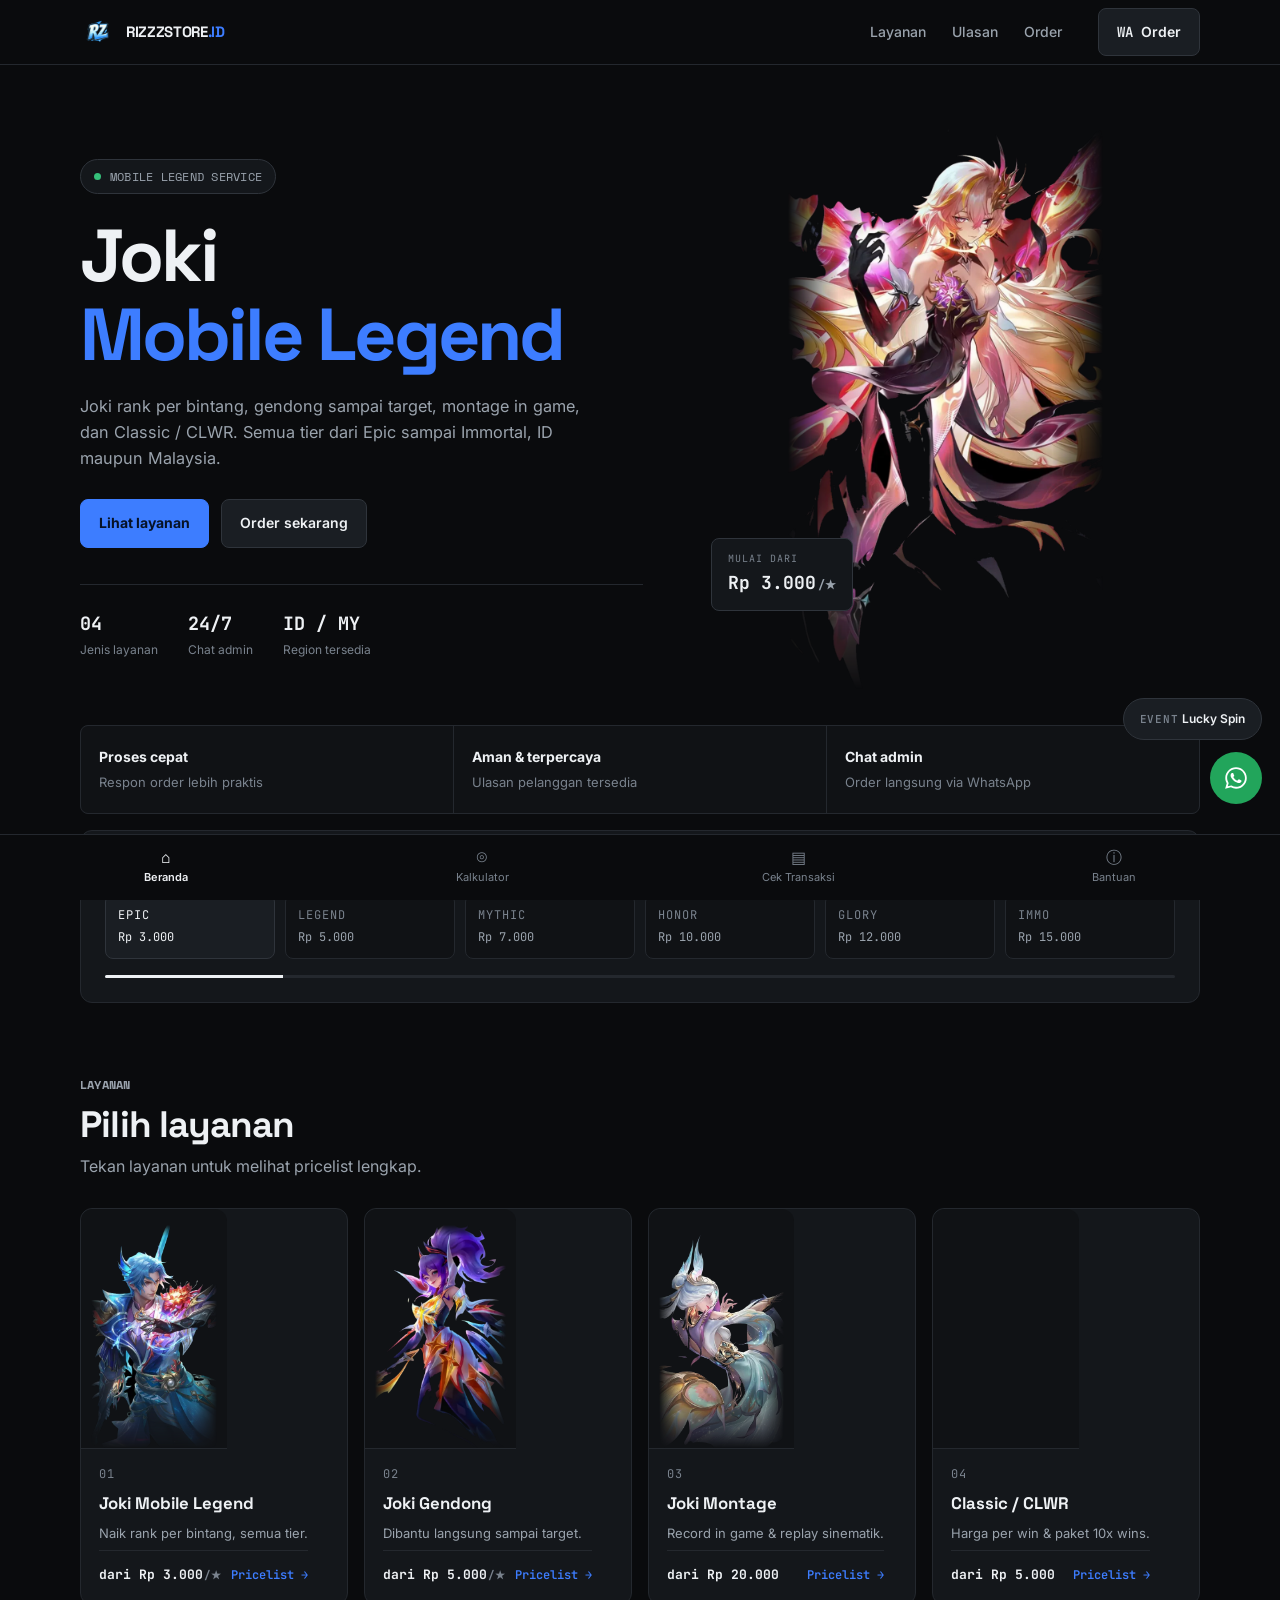
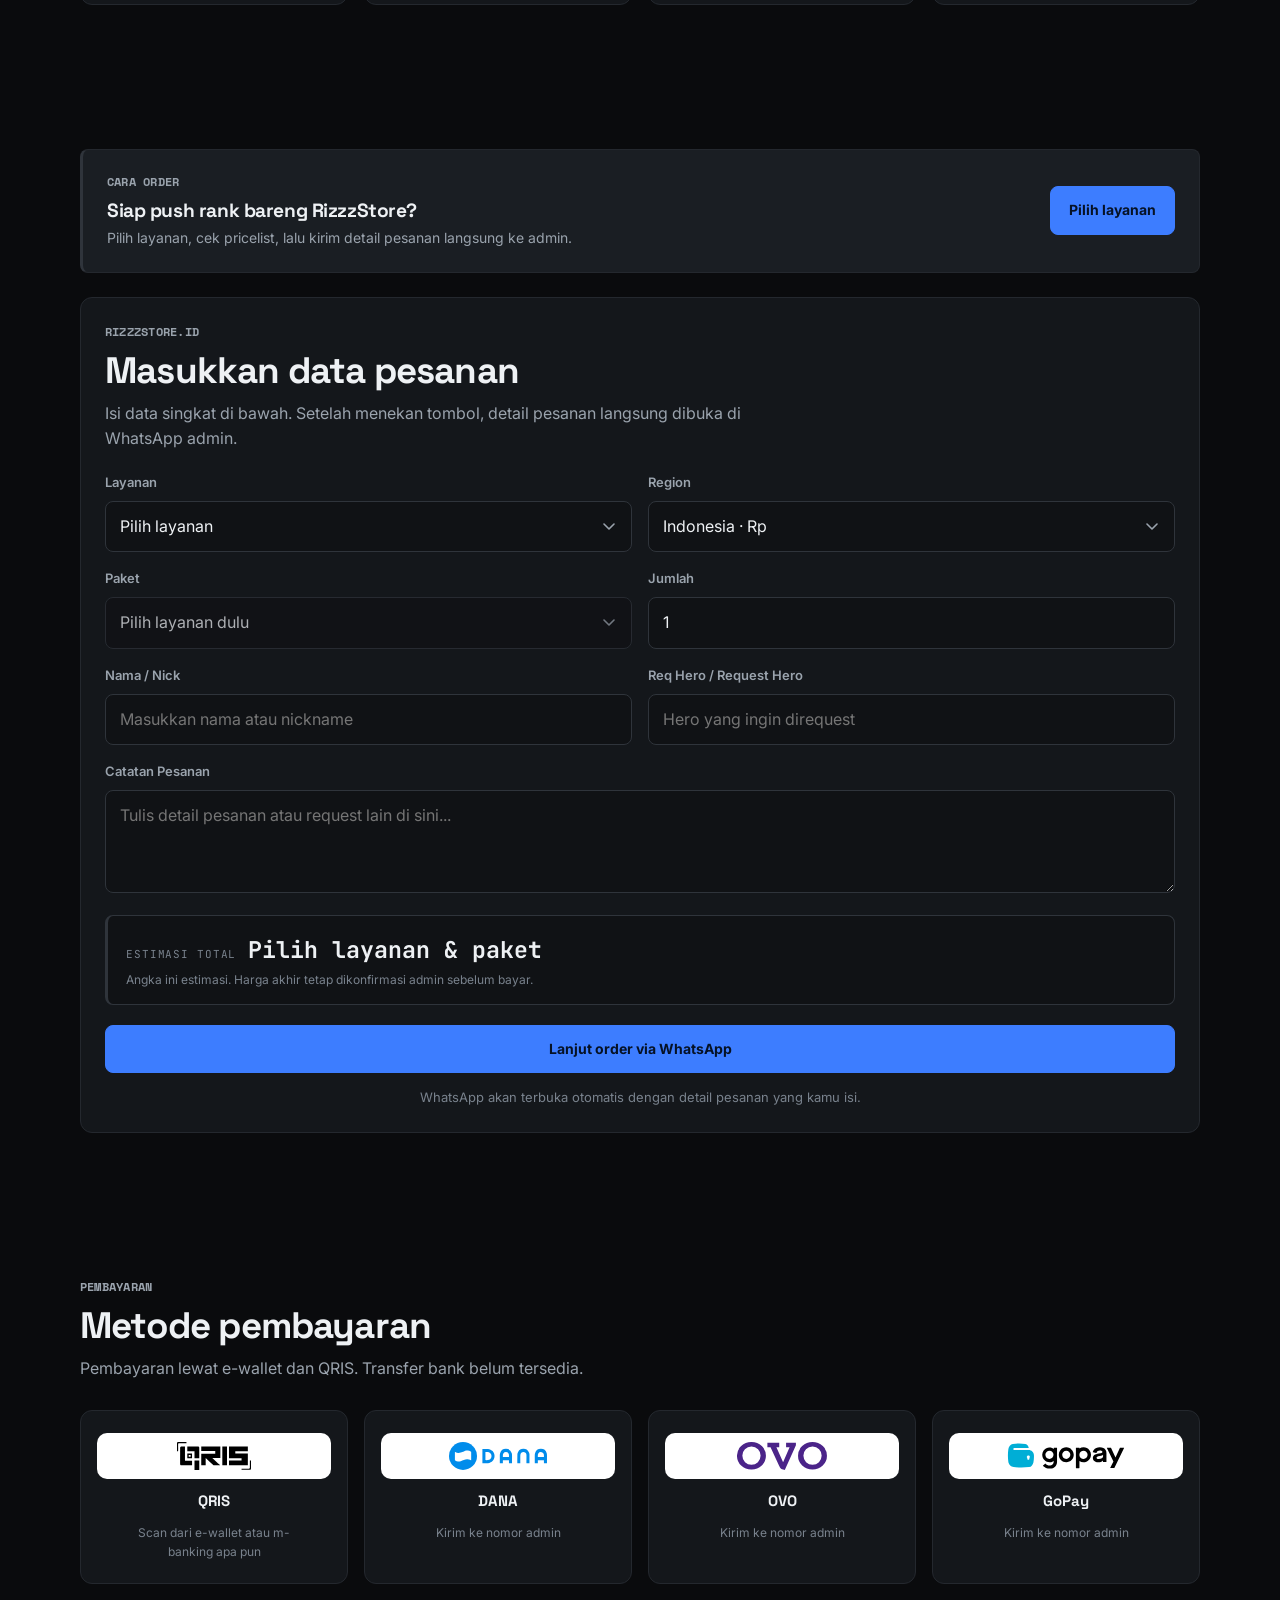
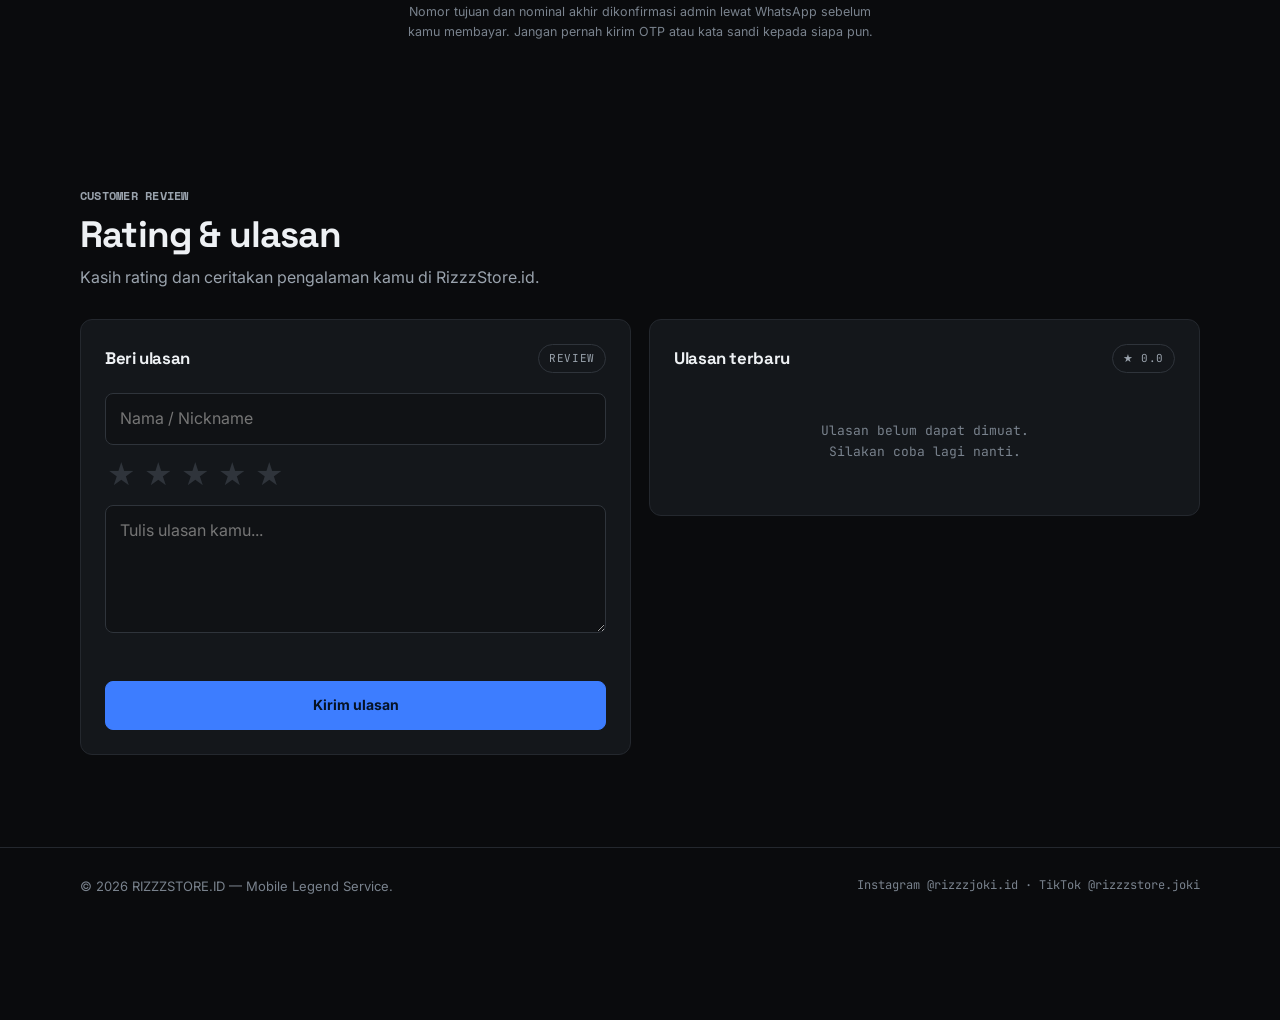
<file: index.html>
<!DOCTYPE html>
<html lang="id">
<head>
  <meta name="google-site-verification" content="lvoQYALhOpjOIZa-w75HOc1kX_zj_mA2HQLWOWLG6Mo" />
  <meta charset="UTF-8" />
  <meta name="viewport" content="width=device-width, initial-scale=1.0" />
  <meta name="theme-color" content="#0A0B0D" />
  <meta name="description" content="RizzzStore.id — joki Mobile Legends dari Epic sampai Immortal: joki rank, gendong, montage, dan Classic / CLWR. Order langsung via WhatsApp." />
  <title>RizzzStore.id — Joki Mobile Legend</title>
  <link rel="canonical" href="https://rizzzstore.my.id/" />
  <link rel="icon" type="image/png" sizes="32x32" href="assets/favicon-32.png" />
  <link rel="apple-touch-icon" sizes="180x180" href="assets/apple-touch-icon.png" />
  <link rel="preload" as="image" href="assets/chars/char1.webp" fetchpriority="high" />

  <meta property="og:type" content="website" />
  <meta property="og:site_name" content="RizzzStore.id" />
  <meta property="og:locale" content="id_ID" />
  <meta property="og:url" content="https://rizzzstore.my.id/" />
  <meta property="og:title" content="RizzzStore.id — Joki Mobile Legend, Epic sampai Immortal" />
  <meta property="og:description" content="Joki rank per bintang, joki gendong, montage, dan Classic / CLWR. Harga jelas, order langsung via WhatsApp." />
  <meta property="og:image" content="https://rizzzstore.my.id/assets/og.png" />
  <meta property="og:image:width" content="1200" />
  <meta property="og:image:height" content="630" />
  <meta property="og:image:alt" content="RizzzStore.id — joki Mobile Legends dari Epic sampai Immortal" />

  <meta name="twitter:card" content="summary_large_image" />
  <meta name="twitter:title" content="RizzzStore.id — Joki Mobile Legend" />
  <meta name="twitter:description" content="Epic sampai Immortal. Joki rank, gendong, montage, Classic. Order via WhatsApp." />
  <meta name="twitter:image" content="https://rizzzstore.my.id/assets/og.png" />

  <link rel="preconnect" href="https://fonts.googleapis.com" />
  <link rel="preconnect" href="https://fonts.gstatic.com" crossorigin />
  <link href="https://fonts.googleapis.com/css2?family=Inter:wght@400;500;600;700&family=JetBrains+Mono:wght@400;500;700&family=Space+Grotesk:wght@500;600;700&family=Space+Mono:wght@400;700&display=swap" rel="stylesheet" />
  <link rel="stylesheet" href="styles.css" />

  <script type="application/ld+json">
  {
    "@context": "https://schema.org",
    "@graph": [
      {
        "@type": "Organization",
        "@id": "https://rizzzstore.my.id/#org",
        "name": "RizzzStore.id",
        "url": "https://rizzzstore.my.id/",
        "logo": "https://rizzzstore.my.id/assets/logo.png",
        "description": "Layanan joki Mobile Legends: joki rank, joki gendong, montage, dan Classic / CLWR.",
        "sameAs": [
          "https://www.instagram.com/rizzzjoki.id/",
          "https://www.tiktok.com/@rizzzstore.joki"
        ]
      },
      {
        "@type": "WebSite",
        "@id": "https://rizzzstore.my.id/#website",
        "url": "https://rizzzstore.my.id/",
        "name": "RizzzStore.id",
        "publisher": { "@id": "https://rizzzstore.my.id/#org" },
        "inLanguage": "id-ID"
      },
      {
        "@type": "Service",
        "name": "Joki Mobile Legends",
        "serviceType": "Joki rank, gendong, montage, Classic / CLWR",
        "provider": { "@id": "https://rizzzstore.my.id/#org" },
        "areaServed": [
          { "@type": "Country", "name": "Indonesia" },
          { "@type": "Country", "name": "Malaysia" }
        ],
        "offers": {
          "@type": "AggregateOffer",
          "priceCurrency": "IDR",
          "lowPrice": "3000",
          "highPrice": "50000",
          "offerCount": "23"
        }
      },
      {
        "@type": "FAQPage",
        "mainEntity": [
          {
            "@type": "Question",
            "name": "Bagaimana cara memesan layanan?",
            "acceptedAnswer": { "@type": "Answer", "text": "Pilih layanan di halaman Beranda, baca pricelist, lalu isi formulir pesanan. Periksa kembali detailnya sebelum lanjut ke WhatsApp." }
          },
          {
            "@type": "Question",
            "name": "Bagaimana cara memilih layanan yang tepat?",
            "acceptedAnswer": { "@type": "Answer", "text": "Buka kartu layanan yang sesuai, lalu tekan tombol pricelist untuk melihat paket dan harganya. Jika bingung, tanyakan ke admin." }
          },
          {
            "@type": "Question",
            "name": "Berapa lama proses pesanan?",
            "acceptedAnswer": { "@type": "Answer", "text": "Waktu pengerjaan berbeda sesuai jenis layanan dan antrean. Tanyakan estimasi terbaru ke admin sebelum memesan." }
          },
          {
            "@type": "Question",
            "name": "Apakah saya bisa menulis request hero?",
            "acceptedAnswer": { "@type": "Answer", "text": "Bisa. Isi kolom Req Hero / Request Hero pada formulir pesanan dengan hero yang kamu inginkan." }
          },
          {
            "@type": "Question",
            "name": "Metode pembayaran apa yang tersedia?",
            "acceptedAnswer": { "@type": "Answer", "text": "Konfirmasikan metode pembayaran yang tersedia langsung ke admin melalui WhatsApp sebelum membayar." }
          },
          {
            "@type": "Question",
            "name": "Apakah saya perlu memberikan kode OTP?",
            "acceptedAnswer": { "@type": "Answer", "text": "Tidak. Jangan berikan kode OTP, kata sandi, atau kode pemulihan kepada admin maupun pihak lain." }
          }
        ]
      }
    ]
  }
  </script>

  <script id="ldRating" type="application/ld+json"></script>
</head>

<body class="has-intro">
  <a class="skip-link" href="#main">Lewati ke konten</a>

  <div class="intro" id="intro" role="status" aria-label="Memuat RizzzStore.id">
    <div class="intro__inner">
      <div class="intro__art" aria-hidden="true">
        <img src="assets/chars/char2-sm.webp" alt="" width="394" height="700" decoding="async" />
      </div>
      <div class="intro__panel">
        <div class="intro__brand">
          <img class="intro__logo" src="assets/logo.png" alt="" width="128" height="160" />
          <span class="intro__name">RIZZZSTORE<span class="intro__tld">.ID</span></span>
        </div>
        <p class="intro__tag mono">MOBILE LEGEND SERVICE · EPIC → IMMORTAL</p>
        <div class="intro__bar" id="introBar" role="progressbar" aria-valuemin="0" aria-valuemax="100" aria-valuenow="0" aria-label="Memuat">
          <span class="intro__fill" id="introFill"></span>
        </div>
        <div class="intro__meta mono">
          <span id="introStatus">Menyiapkan layanan…</span>
          <span id="introPct">0%</span>
        </div>
      </div>
    </div>
  </div>
  <noscript><style>.intro{display:none!important}body.has-intro{overflow:auto!important}</style></noscript>

  <header class="site-header">
    <div class="shell site-header__inner">
      <a class="brand" href="#home" aria-label="RizzzStore.id">
        <img class="brand__logo" src="assets/logo.png" alt="" width="128" height="160" decoding="async" />
        <span class="brand__text">RIZZZSTORE<span class="brand__tld">.ID</span></span>
      </a>

      <nav class="site-nav" aria-label="Navigasi">
        <a href="#layanan">Layanan</a>
        <a href="#ulasan">Ulasan</a>
        <a href="#order">Order</a>
      </nav>

      <a class="btn btn--ghost site-header__cta" href="https://wa.me/6282289148143?text=Halo%20RizzzStore.id%2C%20saya%20mau%20order." target="_blank" rel="noopener">
        <span class="mono">WA</span> Order
      </a>
    </div>
  </header>

  <main id="main">

    <section class="hero" id="home">
      <div class="shell hero__inner">
        <div class="hero__copy" data-reveal>
          <p class="kicker"><span class="kicker__dot" aria-hidden="true"></span>Mobile Legend Service</p>
          <h1 class="hero__title">Joki<br /><span class="hero__title-accent">Mobile Legend</span></h1>
          <p class="hero__lead">
            Joki rank per bintang, gendong sampai target, montage in game, dan Classic / CLWR.
            Semua tier dari Epic sampai Immortal, ID maupun Malaysia.
          </p>
          <div class="hero__actions">
            <a class="btn btn--primary" href="#layanan">Lihat layanan</a>
            <a class="btn btn--ghost" href="#order">Order sekarang</a>
          </div>
          <ul class="hero__stats" aria-label="Ringkasan">
            <li><strong>04</strong><span>Jenis layanan</span></li>
            <li><strong>24/7</strong><span>Chat admin</span></li>
            <li><strong>ID / MY</strong><span>Region tersedia</span></li>
          </ul>
        </div>

        <div class="hero__art" data-reveal aria-hidden="true">
          <img class="hero__art-img" src="assets/chars/char1.webp" alt="" width="560" height="840" fetchpriority="high" />
          <div class="hero__badge">
            <span class="hero__badge-label mono">Mulai dari</span>
            <span class="hero__badge-price mono">Rp 3.000<span>/★</span></span>
          </div>
        </div>
      </div>
    </section>

    <section class="trust shell" aria-label="Keunggulan RizzzStore.id" data-reveal>
      <div class="trust__item"><span class="trust__label">Proses cepat</span><span class="trust__desc">Respon order lebih praktis</span></div>
      <div class="trust__item"><span class="trust__label">Aman &amp; terpercaya</span><span class="trust__desc">Ulasan pelanggan tersedia</span></div>
      <div class="trust__item"><span class="trust__label">Chat admin</span><span class="trust__desc">Order langsung via WhatsApp</span></div>
    </section>

    <section class="rank-rail shell" aria-label="Jangkauan rank" data-reveal>
      <div class="rank-rail__head">
        <p class="eyebrow">Jangkauan rank</p>
        <p class="rank-rail__note">Dari <strong>Epic</strong> sampai <strong>Immortal</strong>. Harga per bintang, semua tier bisa diorder.</p>
      </div>
      <ol class="rank-track" id="rankTrack">
        <li class="rank-node is-on"><span class="rank-node__name mono">EPIC</span><span class="rank-node__price mono">Rp 3.000</span></li>
        <li class="rank-node"><span class="rank-node__name mono">LEGEND</span><span class="rank-node__price mono">Rp 5.000</span></li>
        <li class="rank-node"><span class="rank-node__name mono">MYTHIC</span><span class="rank-node__price mono">Rp 7.000</span></li>
        <li class="rank-node"><span class="rank-node__name mono">HONOR</span><span class="rank-node__price mono">Rp 10.000</span></li>
        <li class="rank-node"><span class="rank-node__name mono">GLORY</span><span class="rank-node__price mono">Rp 12.000</span></li>
        <li class="rank-node"><span class="rank-node__name mono">IMMO</span><span class="rank-node__price mono">Rp 15.000</span></li>
      </ol>
      <div class="rank-progress" aria-hidden="true"><span class="rank-progress__fill" id="rankFill"></span></div>
    </section>

    <section class="section shell" id="layanan">
      <div class="section-head" data-reveal>
        <p class="eyebrow">Layanan</p>
        <h2 class="section-title">Pilih layanan</h2>
        <p class="section-lead">Tekan layanan untuk melihat pricelist lengkap.</p>
      </div>

      <div class="services" data-reveal>
        <button class="service" type="button" data-open-modal="rankModal">
          <span class="service__art"><img src="assets/chars/char2-sm.webp" srcset="assets/chars/char2-sm.webp 394w, assets/chars/char2.webp 788w" sizes="(max-width: 640px) 42vw, 250px" alt="" width="394" height="700" loading="lazy" decoding="async" /></span>
          <span class="service__body">
            <span class="service__index mono">01</span>
            <span class="service__name">Joki Mobile Legend</span>
            <span class="service__desc">Naik rank per bintang, semua tier.</span>
            <span class="service__foot">
              <span class="service__price mono">dari Rp 3.000<em>/★</em></span>
              <span class="service__cta mono">Pricelist →</span>
            </span>
          </span>
        </button>
        <button class="service" type="button" data-open-modal="gendongModal">
          <span class="service__art"><img src="assets/chars/char3-sm.webp" srcset="assets/chars/char3-sm.webp 394w, assets/chars/char3.webp 788w" sizes="(max-width: 640px) 42vw, 250px" alt="" width="394" height="700" loading="lazy" decoding="async" /></span>
          <span class="service__body">
            <span class="service__index mono">02</span>
            <span class="service__name">Joki Gendong</span>
            <span class="service__desc">Dibantu langsung sampai target.</span>
            <span class="service__foot">
              <span class="service__price mono">dari Rp 5.000<em>/★</em></span>
              <span class="service__cta mono">Pricelist →</span>
            </span>
          </span>
        </button>
        <button class="service" type="button" data-open-modal="montageModal">
          <span class="service__art"><img src="assets/chars/char4-sm.webp" srcset="assets/chars/char4-sm.webp 394w, assets/chars/char4.webp 788w" sizes="(max-width: 640px) 42vw, 250px" alt="" width="394" height="700" loading="lazy" decoding="async" /></span>
          <span class="service__body">
            <span class="service__index mono">03</span>
            <span class="service__name">Joki Montage</span>
            <span class="service__desc">Record in game &amp; replay sinematik.</span>
            <span class="service__foot">
              <span class="service__price mono">dari Rp 20.000</span>
              <span class="service__cta mono">Pricelist →</span>
            </span>
          </span>
        </button>
        <button class="service" type="button" data-open-modal="classicModal">
          <span class="service__art"><img src="assets/chars/char1-sm.webp" srcset="assets/chars/char1-sm.webp 394w, assets/chars/char1.webp 788w" sizes="(max-width: 640px) 42vw, 250px" alt="" width="394" height="700" loading="lazy" decoding="async" /></span>
          <span class="service__body">
            <span class="service__index mono">04</span>
            <span class="service__name">Classic / CLWR</span>
            <span class="service__desc">Harga per win &amp; paket 10x wins.</span>
            <span class="service__foot">
              <span class="service__price mono">dari Rp 5.000</span>
              <span class="service__cta mono">Pricelist →</span>
            </span>
          </span>
        </button>
      </div>
    </section>

    <section class="section shell" id="order">
      <div class="callout" data-reveal>
        <div class="callout__copy">
          <p class="eyebrow">Cara order</p>
          <h2 class="callout__title">Siap push rank bareng RizzzStore?</h2>
          <p class="callout__text">Pilih layanan, cek pricelist, lalu kirim detail pesanan langsung ke admin.</p>
        </div>
        <a class="btn btn--primary" href="#layanan">Pilih layanan</a>
      </div>

      <div class="panel order" data-reveal>
        <div class="section-head section-head--tight">
          <p class="eyebrow">RizzzStore.id</p>
          <h2 class="section-title">Masukkan data pesanan</h2>
          <p class="section-lead">Isi data singkat di bawah. Setelah menekan tombol, detail pesanan langsung dibuka di WhatsApp admin.</p>
        </div>

        <form id="orderForm" novalidate>
          <div class="field-grid">
            <label class="field">
              <span class="field__label">Layanan</span>
              <select id="orderService" required>
                <option value="">Pilih layanan</option>
                <option>Joki Mobile Legend</option>
                <option>Joki Gendong</option>
                <option>Joki Montage</option>
                <option>Joki Classic / CLWR</option>
              </select>
            </label>

            <label class="field">
              <span class="field__label">Region</span>
              <select id="orderRegion">
                <option value="ID">Indonesia · Rp</option>
                <option value="MY">Malaysia · RM</option>
              </select>
            </label>

            <label class="field">
              <span class="field__label">Paket</span>
              <select id="orderPackage" disabled>
                <option value="">Pilih layanan dulu</option>
              </select>
            </label>

            <label class="field">
              <span class="field__label" id="orderQtyLabel">Jumlah</span>
              <input id="orderQty" type="number" min="1" step="1" value="1" inputmode="numeric" />
            </label>

            <label class="field">
              <span class="field__label">Nama / Nick</span>
              <input id="orderName" type="text" placeholder="Masukkan nama atau nickname" required />
            </label>

            <label class="field">
              <span class="field__label">Req Hero / Request Hero</span>
              <input id="orderHero" type="text" placeholder="Hero yang ingin direquest" />
            </label>

            <label class="field field--full">
              <span class="field__label">Catatan Pesanan</span>
              <textarea id="orderNote" rows="3" placeholder="Tulis detail pesanan atau request lain di sini..."></textarea>
            </label>
          </div>

          <div class="order-total" id="orderTotalBox">
            <span class="order-total__label mono">Estimasi total</span>
            <strong class="order-total__value mono" id="orderTotal">Pilih layanan &amp; paket</strong>
            <span class="order-total__hint">Angka ini estimasi. Harga akhir tetap dikonfirmasi admin sebelum bayar.</span>
          </div>

          <button class="btn btn--primary btn--block" type="submit">Lanjut order via WhatsApp</button>
          <p class="field-note">WhatsApp akan terbuka otomatis dengan detail pesanan yang kamu isi.</p>
        </form>
      </div>
    </section>

    <section class="section shell" id="pembayaran">
      <div class="section-head" data-reveal>
        <p class="eyebrow">Pembayaran</p>
        <h2 class="section-title">Metode pembayaran</h2>
        <p class="section-lead">Pembayaran lewat e-wallet dan QRIS. Transfer bank belum tersedia.</p>
      </div>

      <div class="pay-grid" data-reveal>
        <div class="pay-card">
          <img class="pay-card__logo" src="assets/pay/qris.svg" alt="QRIS" width="52" height="52" loading="lazy" decoding="async" />
          <span class="pay-card__name">QRIS</span>
          <span class="pay-card__desc">Scan dari e-wallet atau m-banking apa pun</span>
        </div>
        <div class="pay-card">
          <img class="pay-card__logo" src="assets/pay/dana.svg" alt="DANA" width="52" height="52" loading="lazy" decoding="async" />
          <span class="pay-card__name">DANA</span>
          <span class="pay-card__desc">Kirim ke nomor admin</span>
        </div>
        <div class="pay-card">
          <img class="pay-card__logo" src="assets/pay/ovo.svg" alt="OVO" width="52" height="52" loading="lazy" decoding="async" />
          <span class="pay-card__name">OVO</span>
          <span class="pay-card__desc">Kirim ke nomor admin</span>
        </div>
        <div class="pay-card">
          <img class="pay-card__logo" src="assets/pay/gopay.svg" alt="GoPay" width="52" height="52" loading="lazy" decoding="async" />
          <span class="pay-card__name">GoPay</span>
          <span class="pay-card__desc">Kirim ke nomor admin</span>
        </div>
      </div>

      <p class="pay-note">Nomor tujuan dan nominal akhir dikonfirmasi admin lewat WhatsApp sebelum kamu membayar. Jangan pernah kirim OTP atau kata sandi kepada siapa pun.</p>
    </section>

    <section class="section shell" id="ulasan">
      <div class="section-head" data-reveal>
        <p class="eyebrow">Customer Review</p>
        <h2 class="section-title">Rating &amp; ulasan</h2>
        <p class="section-lead">Kasih rating dan ceritakan pengalaman kamu di RizzzStore.id.</p>
      </div>

      <div class="review-grid" data-reveal>
        <div class="panel">
          <div class="panel__head">
            <h3 class="panel__title">Beri ulasan</h3>
            <span class="tag mono">REVIEW</span>
          </div>
          <form id="reviewForm" class="review-form">
            <input id="reviewWebsite" class="hp-field" type="text" tabindex="-1" autocomplete="off" aria-hidden="true" />
            <input id="reviewName" class="input" type="text" required maxlength="30" placeholder="Nama / Nickname" />
            <div class="stars" id="starPicker" role="radiogroup" aria-label="Pilih rating">
              <button class="star-btn" type="button" role="radio" aria-checked="false" data-star="1" aria-label="1 bintang">★</button>
              <button class="star-btn" type="button" role="radio" aria-checked="false" data-star="2" aria-label="2 bintang">★</button>
              <button class="star-btn" type="button" role="radio" aria-checked="false" data-star="3" aria-label="3 bintang">★</button>
              <button class="star-btn" type="button" role="radio" aria-checked="false" data-star="4" aria-label="4 bintang">★</button>
              <button class="star-btn" type="button" role="radio" aria-checked="false" data-star="5" aria-label="5 bintang">★</button>
            </div>
            <textarea id="reviewText" class="input" rows="4" required maxlength="180" placeholder="Tulis ulasan kamu..."></textarea>
            <p id="reviewStatus" class="review-status mono" aria-live="polite"></p>
            <button class="btn btn--primary btn--block" type="submit">Kirim ulasan</button>
          </form>
        </div>

        <div class="panel">
          <div class="panel__head">
            <h3 class="panel__title">Ulasan terbaru</h3>
            <span class="tag mono" id="averageRating">★ 0.0</span>
          </div>
          <div id="reviewList" class="review-list">
            <p class="review-empty mono">Memuat ulasan…</p>
          </div>
        </div>
      </div>
    </section>

  </main>

  <footer class="site-footer">
    <div class="shell site-footer__inner">
      <p>© <span id="year"></span> RIZZZSTORE.ID — Mobile Legend Service.</p>
      <p class="mono site-footer__meta">Instagram @rizzzjoki.id · TikTok @rizzzstore.joki</p>
    </div>
  </footer>

  <div class="modal" id="rankModal" role="dialog" aria-modal="true" aria-labelledby="rankTitle" aria-hidden="true" data-service="Joki Mobile Legend">
    <div class="dialog">
      <img class="dialog__art" src="assets/chars/char2-sm.webp" alt="" aria-hidden="true" width="394" height="700" loading="lazy" decoding="async" />
      <div class="dialog__head">
        <div>
          <p class="eyebrow">Pricelist</p>
          <h2 class="dialog__title" id="rankTitle">Joki Mobile Legend</h2>
        </div>
        <button class="icon-btn" type="button" data-close-modal="rankModal" aria-label="Tutup">✕</button>
      </div>
      <div class="price-cols">
        <div class="price-block" data-region="ID">
          <div class="price-block__head"><h3>Price Indonesia</h3><span class="tag mono">IDR</span></div>
          <ul class="price-list">
            <li class="price-row"><span>EPIC</span><span class="price mono">Rp 3.000<em>/★</em></span><button class="price-row__pick" type="button" data-package="EPIC">Order</button></li>
            <li class="price-row"><span>LEGEND</span><span class="price mono">Rp 5.000<em>/★</em></span><button class="price-row__pick" type="button" data-package="LEGEND">Order</button></li>
            <li class="price-row"><span>MYTHIC</span><span class="price mono">Rp 7.000<em>/★</em></span><button class="price-row__pick" type="button" data-package="MYTHIC">Order</button></li>
            <li class="price-row"><span>HONOR</span><span class="price mono">Rp 10.000<em>/★</em></span><button class="price-row__pick" type="button" data-package="HONOR">Order</button></li>
            <li class="price-row"><span>GLORY</span><span class="price mono">Rp 12.000<em>/★</em></span><button class="price-row__pick" type="button" data-package="GLORY">Order</button></li>
            <li class="price-row"><span>IMMO</span><span class="price mono">Rp 15.000<em>/★</em></span><button class="price-row__pick" type="button" data-package="IMMO">Order</button></li>
          </ul>
        </div>
        <div class="price-block" data-region="MY">
          <div class="price-block__head"><h3>Price Malaysia</h3><span class="tag mono">RM</span></div>
          <ul class="price-list">
            <li class="price-row"><span>EPIC</span><span class="price mono">0,6 RM<em>/★</em></span><button class="price-row__pick" type="button" data-package="EPIC">Order</button></li>
            <li class="price-row"><span>LEGEND</span><span class="price mono">1,15 RM<em>/★</em></span><button class="price-row__pick" type="button" data-package="LEGEND">Order</button></li>
            <li class="price-row"><span>MYTHIC</span><span class="price mono">1,60 RM<em>/★</em></span><button class="price-row__pick" type="button" data-package="MYTHIC">Order</button></li>
            <li class="price-row"><span>HONOR</span><span class="price mono">2,29 RM<em>/★</em></span><button class="price-row__pick" type="button" data-package="HONOR">Order</button></li>
            <li class="price-row"><span>GLORY</span><span class="price mono">2,75 RM<em>/★</em></span><button class="price-row__pick" type="button" data-package="GLORY">Order</button></li>
            <li class="price-row"><span>IMMO</span><span class="price mono">3,44 RM<em>/★</em></span><button class="price-row__pick" type="button" data-package="IMMO">Order</button></li>
          </ul>
        </div>
      </div>
      <a class="btn btn--primary btn--block" href="#order" data-close-modal="rankModal" data-order-cta>Order layanan ini</a>
    </div>
  </div>

  <div class="modal" id="gendongModal" role="dialog" aria-modal="true" aria-labelledby="gendongTitle" aria-hidden="true" data-service="Joki Gendong">
    <div class="dialog">
      <img class="dialog__art" src="assets/chars/char3-sm.webp" alt="" aria-hidden="true" width="394" height="700" loading="lazy" decoding="async" />
      <div class="dialog__head">
        <div>
          <p class="eyebrow">Pricelist</p>
          <h2 class="dialog__title" id="gendongTitle">Joki Gendong Mobile Legend</h2>
        </div>
        <button class="icon-btn" type="button" data-close-modal="gendongModal" aria-label="Tutup">✕</button>
      </div>
      <div class="price-cols">
        <div class="price-block" data-region="ID">
          <div class="price-block__head"><h3>Price Indonesia</h3><span class="tag mono">IDR</span></div>
          <ul class="price-list">
            <li class="price-row"><span>EPIC</span><span class="price mono">Rp 5.000<em>/★</em></span><button class="price-row__pick" type="button" data-package="EPIC">Order</button></li>
            <li class="price-row"><span>LEGEND</span><span class="price mono">Rp 7.000<em>/★</em></span><button class="price-row__pick" type="button" data-package="LEGEND">Order</button></li>
            <li class="price-row"><span>MYTHIC</span><span class="price mono">Rp 9.000<em>/★</em></span><button class="price-row__pick" type="button" data-package="MYTHIC">Order</button></li>
            <li class="price-row"><span>HONOR</span><span class="price mono">Rp 12.000<em>/★</em></span><button class="price-row__pick" type="button" data-package="HONOR">Order</button></li>
            <li class="price-row"><span>GLORY</span><span class="price mono">Rp 15.000<em>/★</em></span><button class="price-row__pick" type="button" data-package="GLORY">Order</button></li>
            <li class="price-row"><span>IMMO</span><span class="price mono">Rp 18.000<em>/★</em></span><button class="price-row__pick" type="button" data-package="IMMO">Order</button></li>
          </ul>
        </div>
        <div class="price-block" data-region="MY">
          <div class="price-block__head"><h3>Price Malaysia</h3><span class="tag mono">RM</span></div>
          <ul class="price-list">
            <li class="price-row"><span>EPIC</span><span class="price mono">1,15 RM<em>/★</em></span><button class="price-row__pick" type="button" data-package="EPIC">Order</button></li>
            <li class="price-row"><span>LEGEND</span><span class="price mono">1,60 RM<em>/★</em></span><button class="price-row__pick" type="button" data-package="LEGEND">Order</button></li>
            <li class="price-row"><span>MYTHIC</span><span class="price mono">2,06 RM<em>/★</em></span><button class="price-row__pick" type="button" data-package="MYTHIC">Order</button></li>
            <li class="price-row"><span>HONOR</span><span class="price mono">2,75 RM<em>/★</em></span><button class="price-row__pick" type="button" data-package="HONOR">Order</button></li>
            <li class="price-row"><span>GLORY</span><span class="price mono">3,44 RM<em>/★</em></span><button class="price-row__pick" type="button" data-package="GLORY">Order</button></li>
            <li class="price-row"><span>IMMO</span><span class="price mono">4,12 RM<em>/★</em></span><button class="price-row__pick" type="button" data-package="IMMO">Order</button></li>
          </ul>
        </div>
      </div>
      <a class="btn btn--primary btn--block" href="#order" data-close-modal="gendongModal" data-order-cta>Order layanan ini</a>
    </div>
  </div>

  <div class="modal" id="montageModal" role="dialog" aria-modal="true" aria-labelledby="montageTitle" aria-hidden="true" data-service="Joki Montage">
    <div class="dialog">
      <img class="dialog__art" src="assets/chars/char4-sm.webp" alt="" aria-hidden="true" width="394" height="700" loading="lazy" decoding="async" />
      <div class="dialog__head">
        <div>
          <p class="eyebrow">Pricelist</p>
          <h2 class="dialog__title" id="montageTitle">Joki Montage</h2>
        </div>
        <button class="icon-btn" type="button" data-close-modal="montageModal" aria-label="Tutup">✕</button>
      </div>
      <div class="price-cols">
        <div class="price-block">
          <div class="price-block__head"><h3>Record In Game</h3></div>
          <ul class="price-list">
            <li class="price-row"><span>30 DETIK</span><span class="price mono">Rp 20.000<em>· RM 4,5</em></span><button class="price-row__pick" type="button" data-package="InGame · 30 detik">Order</button></li>
            <li class="price-row"><span>40 DETIK</span><span class="price mono">Rp 25.000<em>· RM 5,6</em></span><button class="price-row__pick" type="button" data-package="InGame · 40 detik">Order</button></li>
            <li class="price-row"><span>1 MENIT</span><span class="price mono">Rp 35.000<em>· RM 7,9</em></span><button class="price-row__pick" type="button" data-package="InGame · 1 menit">Order</button></li>
          </ul>
        </div>
        <div class="price-block">
          <div class="price-block__head"><h3>Record Replay</h3></div>
          <ul class="price-list">
            <li class="price-row"><span>30 DETIK</span><span class="price mono">Rp 30.000<em>· RM 6,8</em></span><button class="price-row__pick" type="button" data-package="Replay · 30 detik">Order</button></li>
            <li class="price-row"><span>40 DETIK</span><span class="price mono">Rp 35.000<em>· RM 7,9</em></span><button class="price-row__pick" type="button" data-package="Replay · 40 detik">Order</button></li>
            <li class="price-row"><span>1 MENIT</span><span class="price mono">Rp 45.000<em>· RM 10,3</em></span><button class="price-row__pick" type="button" data-package="Replay · 1 menit">Order</button></li>
          </ul>
        </div>
      </div>
      <p class="note"><strong>Bonus.</strong> Setiap pembelian dapat bonus tambahan. Detailnya dikonfirmasi admin saat order.</p>
      <a class="btn btn--primary btn--block" href="#order" data-close-modal="montageModal" data-order-cta>Order layanan ini</a>
    </div>
  </div>

  <div class="modal" id="classicModal" role="dialog" aria-modal="true" aria-labelledby="classicTitle" aria-hidden="true" data-service="Joki Classic / CLWR">
    <div class="dialog">
      <img class="dialog__art" src="assets/chars/char1-sm.webp" alt="" aria-hidden="true" width="394" height="700" loading="lazy" decoding="async" />
      <div class="dialog__head">
        <div>
          <p class="eyebrow">Pricelist Classic</p>
          <h2 class="dialog__title" id="classicTitle">Joki Classic / CLWR</h2>
          <p class="dialog__sub">Harga per win dan paket 10x wins.</p>
        </div>
        <button class="icon-btn" type="button" data-close-modal="classicModal" aria-label="Tutup">✕</button>
      </div>
      <ul class="price-list">
        <li class="price-row"><span class="price-row__label">Classic / Win — Rank Honor<em>Joki Classic per win Rank Honor</em></span><span class="price mono">Rp 5.000</span><button class="price-row__pick" type="button" data-package="Classic / Win — Honor">Order</button></li>
        <li class="price-row"><span class="price-row__label">Classic / Win — Rank Glory<em>Joki Classic per win Rank Glory</em></span><span class="price mono">Rp 6.000</span><button class="price-row__pick" type="button" data-package="Classic / Win — Glory">Order</button></li>
        <li class="price-row"><span class="price-row__label">Classic 10x Wins<em>10x wins</em></span><span class="price mono">Rp 40.000</span><button class="price-row__pick" type="button" data-package="Classic 10x Wins">Order</button></li>
        <li class="price-row"><span class="price-row__label">Classic 10x Wins — Honor<em>10x menang Rank Honor</em></span><span class="price mono">Rp 47.000</span><button class="price-row__pick" type="button" data-package="Classic 10x Wins — Honor">Order</button></li>
        <li class="price-row"><span class="price-row__label">Classic 10x Wins — Glory<em>10x menang Rank Glory</em></span><span class="price mono">Rp 50.000</span><button class="price-row__pick" type="button" data-package="Classic 10x Wins — Glory">Order</button></li>
      </ul>
      <a class="btn btn--primary btn--block" href="#order" data-close-modal="classicModal" data-order-cta>Order layanan ini</a>
    </div>
  </div>

  <section id="gamingToolsPage" class="app-page" aria-label="Kalkulator Gaming" hidden>
    <div class="shell">
      <div class="section-head" style="text-align:center">
        <p class="eyebrow">RizzzStore.id · Gaming Tools</p>
        <h2 class="section-title">Kalkulator <span class="accent">gaming</span></h2>
        <p class="section-lead">Alat hitung statistik game dan anggaran pesanan. Gratis, tanpa perlu daftar.</p>
      </div>

      <div id="toolsCatalog" class="tools">
        <button class="tool" type="button" data-tool="winrate">
          <span class="tool__icon mono">WR</span>
          <span class="tool__tag mono">Mobile Legends</span>
          <h3 class="tool__title">Kalkulator Winrate</h3>
          <p class="tool__desc">Hitung perkiraan match untuk mencapai target win rate.</p>
          <span class="tool__use mono">Gunakan →</span>
        </button>
        <button class="tool" type="button" data-tool="magic">
          <span class="tool__icon mono">MW</span>
          <span class="tool__tag mono">Hitung anggaran</span>
          <h3 class="tool__title">Kalkulator Magic Wheel</h3>
          <p class="tool__desc">Estimasi biaya berdasarkan progres dan harga spin.</p>
          <span class="tool__use mono">Gunakan →</span>
        </button>
        <button class="tool" type="button" data-tool="zodiac">
          <span class="tool__icon mono">Z</span>
          <span class="tool__tag mono">Hitung anggaran</span>
          <h3 class="tool__title">Kalkulator Spin Zodiac</h3>
          <p class="tool__desc">Hitung estimasi biaya dari Star Power dan target progres.</p>
          <span class="tool__use mono">Gunakan →</span>
        </button>
        <button class="tool" type="button" data-tool="price">
          <span class="tool__icon mono">Rp</span>
          <span class="tool__tag mono">Kalkulator umum</span>
          <h3 class="tool__title">Kalkulator Harga</h3>
          <p class="tool__desc">Hitung total belanja, diskon, dan konversi harga.</p>
          <span class="tool__use mono">Gunakan →</span>
        </button>
        <button class="tool" type="button" data-tool="rank">
          <span class="tool__icon mono">★</span>
          <span class="tool__tag mono">Joki Mobile Legends</span>
          <h3 class="tool__title">Kalkulator Rank</h3>
          <p class="tool__desc">Perkirakan bintang &amp; biaya dari rank sekarang ke target.</p>
          <span class="tool__use mono">Gunakan →</span>
        </button>
      </div>

      <div class="tool-screen" id="screen-winrate" hidden>
        <button class="btn btn--ghost btn--sm" type="button" data-back>← Semua kalkulator</button>
        <div class="panel calc">
          <h3 class="calc__title">Kalkulator Win Rate</h3>
          <p class="calc__desc">Hitung jumlah kemenangan beruntun yang dibutuhkan untuk mencapai target win rate.</p>
          <div class="field-grid">
            <label class="field field--full"><span class="field__label">Total pertandingan saat ini</span><input id="wrMatches" type="number" min="1" step="1" inputmode="numeric" placeholder="Contoh: 223" /></label>
            <label class="field field--full"><span class="field__label">Win rate saat ini (%)</span><input id="wrCurrent" type="number" min="0" max="100" step="0.01" inputmode="decimal" placeholder="Contoh: 54" /></label>
            <label class="field field--full"><span class="field__label">Target win rate (%)</span><input id="wrTarget" type="number" min="0.01" max="100" step="0.01" inputmode="decimal" placeholder="Contoh: 70" /></label>
          </div>
          <button class="btn btn--primary btn--block" type="button" id="wrCalculate">Hitung</button>
          <div class="calc-result" id="wrResultBox" hidden>
            <span class="calc-result__label mono">Hasil perhitungan</span>
            <strong id="wrNow">—</strong>
            <p id="wrExplain">Masukkan data lalu tekan Hitung.</p>
          </div>
          <p class="calc__note">Perhitungan menganggap semua pertandingan berikutnya menang beruntun. Karena WR game bisa dibulatkan, hasilnya estimasi.</p>
        </div>
      </div>

      <div class="tool-screen" id="screen-magic" hidden>
        <button class="btn btn--ghost btn--sm" type="button" data-back>← Semua kalkulator</button>
        <div class="panel calc">
          <h3 class="calc__title">Kalkulator Magic Wheel</h3>
          <p class="calc__desc">Hitung perkiraan diamond dari progres yang kamu masukkan. Harga mengikuti pembaruan game.</p>
          <div class="field-grid">
            <label class="field"><span class="field__label">Progres saat ini</span><input id="mwProgress" type="number" min="0" max="199" value="0" inputmode="numeric" /></label>
            <label class="field"><span class="field__label">Target progres</span><input id="mwTarget" type="number" min="1" value="200" inputmode="numeric" /></label>
            <label class="field"><span class="field__label">Harga 1x spin (diamond)</span><input id="mwSingle" type="number" min="0" value="60" inputmode="numeric" /></label>
            <label class="field"><span class="field__label">Harga paket 5x (diamond)</span><input id="mwFive" type="number" min="0" value="270" inputmode="numeric" /></label>
            <label class="field field--full"><span class="field__label">Spin gratis / token tersedia</span><input id="mwFree" type="number" min="0" value="0" inputmode="numeric" /></label>
          </div>
          <div class="calc-result">
            <span class="calc-result__label mono">Estimasi kebutuhan diamond</span>
            <strong id="mwResult">10.800 💎</strong>
            <p id="mwExplain">Estimasi berdasarkan input kamu, bukan jaminan hasil.</p>
          </div>
          <p class="calc__note">Hanya alat hitung anggaran. Periksa harga dan aturan di dalam game sebelum mengambil keputusan.</p>
        </div>
      </div>

      <div class="tool-screen" id="screen-zodiac" hidden>
        <button class="btn btn--ghost btn--sm" type="button" data-back>← Semua kalkulator</button>
        <div class="panel calc">
          <h3 class="calc__title">Kalkulator Spin Zodiac</h3>
          <p class="calc__desc">Masukkan Star Power saat ini dan target yang terlihat di game. Harga bisa berbeda menurut diskon atau event.</p>
          <div class="field-grid">
            <label class="field"><span class="field__label">Star Power saat ini</span><input id="zProgress" type="number" min="0" max="99" value="0" inputmode="numeric" /></label>
            <label class="field"><span class="field__label">Target Star Power</span><input id="zTarget" type="number" min="1" value="100" inputmode="numeric" /></label>
            <label class="field"><span class="field__label">Harga 1x spin (diamond)</span><input id="zSingle" type="number" min="0" value="20" inputmode="numeric" /></label>
            <label class="field"><span class="field__label">Harga paket 5x (diamond)</span><input id="zFive" type="number" min="0" value="100" inputmode="numeric" /></label>
            <label class="field"><span class="field__label">Spin gratis / token tersedia</span><input id="zFree" type="number" min="0" value="0" inputmode="numeric" /></label>
            <label class="field"><span class="field__label">Perkiraan Star Power / spin</span><input id="zAverage" type="number" min="1" max="5" step="0.1" value="3" inputmode="decimal" /></label>
          </div>
          <div class="calc-result">
            <span class="calc-result__label mono">Estimasi biaya</span>
            <strong id="zResult">0 💎</strong>
            <p id="zExplain">Perkiraan berdasarkan jumlah spin yang kamu masukkan.</p>
          </div>
          <p class="calc__note">Star Power per spin bisa bervariasi, jadi biaya nyata bisa lebih tinggi atau lebih rendah.</p>
        </div>
      </div>

      <div class="tool-screen" id="screen-price" hidden>
        <button class="btn btn--ghost btn--sm" type="button" data-back>← Semua kalkulator</button>
        <div class="panel calc">
          <h3 class="calc__title">Kalkulator Harga</h3>
          <p class="calc__desc">Hitung total harga setelah diskon atau konversi nilai sederhana.</p>
          <div class="field-grid">
            <label class="field"><span class="field__label">Harga satuan (Rp)</span><input id="priceUnit" type="number" min="0" value="10000" inputmode="numeric" /></label>
            <label class="field"><span class="field__label">Jumlah</span><input id="priceQty" type="number" min="0" value="1" inputmode="numeric" /></label>
            <label class="field"><span class="field__label">Diskon (%)</span><input id="priceDiscount" type="number" min="0" max="100" value="0" inputmode="decimal" /></label>
            <label class="field"><span class="field__label">Kurs 1 RM → Rp</span><input id="priceRm" type="number" min="0" value="3500" inputmode="numeric" /></label>
            <label class="field field--full"><span class="field__label">Nilai dalam RM yang ingin dikonversi</span><input id="priceConvert" type="number" min="0" value="0" inputmode="decimal" /></label>
          </div>
          <div class="calc-result">
            <span class="calc-result__label mono">Total setelah diskon</span>
            <strong id="priceResult">Rp10.000</strong>
            <p id="priceExplain">Diskon Rp0 · Total sebelum diskon Rp10.000</p>
            <p id="priceConversion">Konversi RM: Rp0</p>
          </div>
        </div>
      </div>

      <div class="tool-screen" id="screen-rank" hidden>
        <button class="btn btn--ghost btn--sm" type="button" data-back>← Semua kalkulator</button>
        <div class="panel calc">
          <h3 class="calc__title">Kalkulator Rank</h3>
          <p class="calc__desc">Pilih rank kamu sekarang dan rank tujuan. Perkiraan memakai 5 bintang per tingkat (bisa diubah).</p>
          <div class="field-grid">
            <label class="field">
              <span class="field__label">Rank sekarang</span>
              <select id="rankFrom">
                <option value="EPIC">Epic</option>
                <option value="LEGEND">Legend</option>
                <option value="MYTHIC" selected>Mythic</option>
                <option value="HONOR">Mythic Honor</option>
                <option value="GLORY">Mythic Glory</option>
                <option value="IMMO">Immortal</option>
              </select>
            </label>
            <label class="field">
              <span class="field__label">Rank tujuan</span>
              <select id="rankTo">
                <option value="EPIC">Epic</option>
                <option value="LEGEND">Legend</option>
                <option value="MYTHIC">Mythic</option>
                <option value="HONOR" selected>Mythic Honor</option>
                <option value="GLORY">Mythic Glory</option>
                <option value="IMMO">Immortal</option>
              </select>
            </label>
            <label class="field">
              <span class="field__label">Region</span>
              <select id="rankRegion">
                <option value="ID">Indonesia · Rp</option>
                <option value="MY">Malaysia · RM</option>
              </select>
            </label>
            <label class="field">
              <span class="field__label">Bintang per tingkat</span>
              <input id="rankPerTier" type="number" min="1" step="1" value="5" inputmode="numeric" />
            </label>
          </div>
          <div class="calc-result" id="rankResultBox">
            <span class="calc-result__label mono">Perkiraan biaya joki</span>
            <strong id="rankResult">—</strong>
            <p id="rankExplain">Pilih rank lalu hasilnya muncul di sini.</p>
          </div>
          <button class="btn btn--primary btn--block" type="button" id="rankOrder" disabled>Isi ke form order</button>
          <p class="calc__note">Estimasi memakai harga per bintang dari rank tujuan. Jumlah bintang antar rank bisa berbeda dan harga akhir tetap dikonfirmasi admin.</p>
        </div>
      </div>
    </div>
  </section>

  <section id="simpleAppPage" class="app-page" hidden>
    <div class="shell">
      <div class="panel" id="simplePageContent"></div>
    </div>
  </section>

  <nav class="dock" aria-label="Navigasi utama">
    <button class="dock__btn is-active" type="button" data-page="home"><span class="dock__icon mono">⌂</span><span>Beranda</span></button>
    <button class="dock__btn" type="button" data-page="calculator"><span class="dock__icon mono">◎</span><span>Kalkulator</span></button>
    <button class="dock__btn" type="button" data-page="transactions"><span class="dock__icon mono">▤</span><span>Cek Transaksi</span></button>
    <button class="dock__btn" type="button" data-page="help"><span class="dock__icon mono">ⓘ</span><span>Bantuan</span></button>
  </nav>

  <a class="wa-float" href="https://wa.me/6282289148143?text=Halo%20RizzzStore.id%2C%20saya%20mau%20order." target="_blank" rel="noopener" aria-label="Order via WhatsApp">
    <svg viewBox="0 0 24 24" width="26" height="26" aria-hidden="true" fill="currentColor"><path d="M12.04 2C6.58 2 2.13 6.45 2.13 11.91c0 1.75.46 3.45 1.32 4.95L2 22l5.25-1.38c1.45.79 3.08 1.21 4.79 1.21 5.46 0 9.91-4.45 9.91-9.91C21.95 6.45 17.5 2 12.04 2m0 18.15c-1.48 0-2.93-.4-4.2-1.15l-.3-.18-3.12.82.83-3.04-.2-.31a8.2 8.2 0 0 1-1.26-4.38c0-4.54 3.7-8.23 8.25-8.23 4.54 0 8.24 3.69 8.24 8.23 0 4.55-3.7 8.24-8.24 8.24m4.52-6.16c-.25-.12-1.47-.72-1.69-.81-.23-.08-.39-.12-.56.13-.16.24-.64.8-.78.97-.15.16-.29.18-.54.06-.25-.13-1.05-.39-2-1.23-.74-.66-1.23-1.47-1.38-1.72-.14-.25-.01-.38.11-.51.11-.11.25-.29.37-.43.13-.15.17-.25.25-.41.08-.17.04-.31-.02-.43-.06-.12-.56-1.34-.76-1.84-.2-.48-.4-.42-.56-.43h-.48c-.17 0-.43.06-.66.31-.23.25-.86.85-.86 2.07 0 1.22.89 2.4 1.01 2.56.12.17 1.75 2.67 4.23 3.74.59.26 1.05.41 1.41.52.6.19 1.14.16 1.57.1.48-.07 1.47-.6 1.68-1.18.21-.58.21-1.07.14-1.18-.06-.1-.22-.16-.47-.28Z"/></svg>
  </a>

  <button id="spinFab" class="spin-fab" type="button" aria-haspopup="dialog" aria-controls="spinModal">
    <span class="mono">EVENT</span> Lucky Spin
  </button>

  <div class="modal" id="spinModal" role="dialog" aria-modal="true" aria-labelledby="spinTitle" aria-hidden="true">
    <div class="dialog dialog--spin">
      <div class="dialog__head">
        <div>
          <p class="eyebrow">RizzzStore.id · Event</p>
          <h2 class="dialog__title" id="spinTitle">Lucky Spin</h2>
        </div>
        <button class="icon-btn" type="button" id="spinClose" aria-label="Tutup">✕</button>
      </div>
      <p class="dialog__sub">Putar sekali dan lihat hadiah promo kamu. Semoga beruntung.</p>

      <div class="wheel-wrap">
        <div class="wheel-pin" aria-hidden="true"></div>
        <div class="wheel" id="spinWheel"></div>
        <div class="wheel-hub mono">RZ</div>
      </div>

      <button class="btn btn--primary btn--block" type="button" id="spinBtn">Putar sekarang</button>

      <div class="spin-result" id="spinResult" hidden aria-live="polite">
        <p class="spin-result__head mono" id="spinResultHeading">Hadiah kamu</p>
        <strong id="spinDiscount">10% DISKON</strong>
        <p id="spinResultDesc">Kode promo kamu:</p>
        <p class="spin-code mono" id="spinCode">RZ-0000</p>
        <button class="btn btn--primary btn--block" type="button" id="spinOrderBtn">Klaim via WhatsApp</button>
      </div>

      <p class="spin-note" id="spinNote">Satu putaran per hari pada browser ini. Hasil perlu dikonfirmasi admin dan tidak otomatis memotong harga pesanan.</p>
    </div>
  </div>

  <script src="app.js"></script>
</body>
</html>
</file>
<file: styles.css>
:root {

  --bg: #0a0b0d;
  --bg-2: #101215;
  --panel: #14171b;
  --panel-2: #1a1e23;
  --line: #24282e;
  --line-2: #2f343b;

  --text: #eef1f4;
  --dim: #9aa3ad;
  --faint: #79828d;

  --accent: #3d7dff;
  --accent-2: #2f63cc;
  --ok: #35c07a;
  --gold: #e6b950;
  --danger: #e05656;

  --radius: 8px;
  --radius-lg: 12px;
  --shadow: 0 16px 40px #00000066;
  --ease: cubic-bezier(.22, .61, .36, 1);

  --display: "Space Grotesk", "Inter", system-ui, sans-serif;
  --font: "Inter", system-ui, -apple-system, "Segoe UI", Roboto, sans-serif;
  --mono: "JetBrains Mono", ui-monospace, SFMono-Regular, Menlo, Consolas, monospace;
  --mono2: "Space Mono", ui-monospace, monospace;

  --shell: 1120px;
}

*, *::before, *::after { box-sizing: border-box; }

[hidden] { display: none !important; }
html { scroll-behavior: smooth; -webkit-text-size-adjust: 100%; }
body {
  margin: 0;
  font-family: var(--font);
  font-size: 16px;
  line-height: 1.6;
  color: var(--text);
  background: var(--bg);
  min-height: 100vh;
  overflow-x: hidden;
}
body.has-modal { overflow: hidden; }
img { max-width: 100%; display: block; }
a { color: inherit; text-decoration: none; }
button { font: inherit; color: inherit; }
h1, h2, h3 { font-family: var(--display); line-height: 1.08; margin: 0; letter-spacing: -0.022em; }
p { margin: 0; }
ul, ol { margin: 0; padding: 0; list-style: none; }
:focus-visible { outline: 2px solid var(--accent); outline-offset: 3px; border-radius: 4px; }

.mono { font-family: var(--mono); }
.accent { color: var(--accent); }

.shell { width: min(var(--shell), calc(100% - 40px)); margin-inline: auto; }
.skip-link {
  position: absolute; left: 16px; top: -60px; z-index: 200;
  background: var(--panel-2); border: 1px solid var(--line-2); color: var(--text);
  padding: 10px 14px; border-radius: var(--radius); transition: top .2s var(--ease);
}
.skip-link:focus { top: 16px; }

.btn {
  --btn-bg: transparent;
  display: inline-flex; align-items: center; justify-content: center; gap: 8px;
  padding: 12px 18px; border-radius: var(--radius); border: 1px solid var(--line-2);
  background: var(--btn-bg); color: var(--text); font-weight: 600; font-size: 14px;
  cursor: pointer; white-space: nowrap;
  transition: transform .18s var(--ease), background-color .18s var(--ease), border-color .18s var(--ease);
}
.btn:hover { transform: translateY(-2px); }
.btn:active { transform: translateY(0); }
.btn--primary { background: var(--accent); border-color: var(--accent); color: #061225; font-weight: 700; }
.btn--primary:hover { background: var(--accent-2); border-color: var(--accent-2); }
.btn--ghost { background: var(--panel-2); border-color: var(--line-2); color: var(--text); }
.btn--ghost:hover { border-color: var(--line-2); background: #20252b; }
.btn--block { width: 100%; }
.btn--sm { padding: 9px 14px; font-size: 13px; }
.icon-btn {
  width: 38px; height: 38px; flex: none; border-radius: var(--radius); border: 1px solid var(--line-2);
  background: var(--panel-2); cursor: pointer; font-size: 15px; line-height: 1;
  display: grid; place-items: center; transition: border-color .18s var(--ease), background-color .18s var(--ease);
}
.icon-btn:hover { border-color: var(--line-2); background: #20252b; }

.site-header {
  position: sticky; top: 0; z-index: 90;
  background: var(--bg);
  border-bottom: 1px solid var(--line);
}

.site-header__inner { display: flex; align-items: center; gap: 18px; min-height: 64px; }
.brand { display: flex; align-items: center; gap: 10px; font-family: var(--display); font-weight: 700; letter-spacing: -0.02em; }
.brand__logo { width: 36px; height: 36px; object-fit: contain; }
.brand__text { font-size: 15px; }
.brand__tld { color: var(--accent); }
.site-nav { display: flex; gap: 2px; margin-left: auto; }
.site-nav a {
  padding: 8px 12px; border-radius: var(--radius); color: var(--dim); font-size: 14px; font-weight: 500;
  transition: color .18s var(--ease), background-color .18s var(--ease);
}
.site-nav a:hover { color: var(--text); background: var(--panel-2); }
.site-header__cta { margin-left: 6px; }

.section { padding: 72px 0; }
.section-head { max-width: 640px; margin-bottom: 28px; }
.section-head--tight { margin-bottom: 20px; }
.eyebrow {
  font-family: var(--mono2); font-size: 12px; font-weight: 700; letter-spacing: 0.02em;
  text-transform: uppercase; color: var(--dim); margin-bottom: 10px;
}
.section-title { font-size: clamp(1.6rem, 4vw, 2.3rem); font-weight: 700; }
.section-lead { color: var(--dim); margin-top: 10px; }

.kicker {
  display: inline-flex; align-items: center; gap: 9px; font-family: var(--mono2);
  font-size: 12px; letter-spacing: 0.02em; text-transform: uppercase; color: var(--dim);
  border: 1px solid var(--line-2); background: var(--panel); padding: 7px 13px; border-radius: 999px;
}
.kicker__dot { width: 7px; height: 7px; border-radius: 50%; background: var(--ok); }

.hero { padding: 64px 0 36px; }
.hero__inner {
  display: grid; grid-template-columns: 1.05fr 0.95fr; gap: 48px; align-items: center;
}
.hero__title { font-size: clamp(2.6rem, 7vw, 4.6rem); font-weight: 700; margin: 22px 0 0; letter-spacing: -0.04em; }
.hero__title-accent { color: var(--accent); }
.hero__lead { color: var(--dim); margin-top: 18px; max-width: 520px; font-size: 1.02rem; }
.hero__actions { display: flex; flex-wrap: wrap; gap: 12px; margin-top: 28px; }
.hero__stats { display: flex; gap: 30px; margin-top: 36px; padding-top: 24px; border-top: 1px solid var(--line); }
.hero__stats li { display: flex; flex-direction: column; gap: 2px; }
.hero__stats strong { font-family: var(--mono); font-size: 1.15rem; font-weight: 700; }
.hero__stats span { color: var(--faint); font-size: 12px; }

.hero__art { position: relative; min-height: 560px; }

.hero__art-img {
  position: absolute; left: 0; right: 0; bottom: 0; z-index: 1;
  margin-inline: auto;
  height: 100%; width: auto; max-width: 100%;
  object-fit: contain; object-position: 50% 100%;
  -webkit-mask-image:
    linear-gradient(to right, transparent 0%, #000 16%, #000 84%, transparent 100%),
    linear-gradient(to bottom, transparent 0%, #000 5%, #000 74%, transparent 100%);
  -webkit-mask-composite: source-in;
  mask-image:
    linear-gradient(to right, transparent 0%, #000 16%, #000 84%, transparent 100%),
    linear-gradient(to bottom, transparent 0%, #000 5%, #000 74%, transparent 100%);
  mask-composite: intersect;
  animation: heroFloat 7s ease-in-out infinite;
}
.hero__badge {
  position: absolute; z-index: 3; left: 4%; bottom: 14%;
  display: flex; flex-direction: column; gap: 2px;
  padding: 12px 16px; border-radius: var(--radius);
  background: var(--panel); border: 1px solid var(--line-2);
}
.hero__badge-label { font-size: 10px; letter-spacing: 0.1em; text-transform: uppercase; color: var(--faint); }
.hero__badge-price { font-size: 18px; font-weight: 700; }
.hero__badge-price span { color: var(--dim); font-size: 12px; margin-left: 2px; }

@keyframes heroFloat {
  0%, 100% { transform: translateY(0); }
  50% { transform: translateY(-12px); }
}

.trust {
  display: grid; grid-template-columns: repeat(3, 1fr); gap: 1px;
  background: var(--line); border: 1px solid var(--line); border-radius: var(--radius); overflow: hidden;
}
.trust__item { background: var(--bg-2); padding: 20px 18px; display: flex; flex-direction: column; gap: 4px; }
.trust__label { font-weight: 700; font-size: 14px; }
.trust__desc { color: var(--faint); font-size: 13px; }

.rank-rail {
  margin-top: 16px; padding: 24px;
  border: 1px solid var(--line); border-radius: var(--radius-lg); background: var(--panel);
}
.rank-rail__head { display: flex; align-items: baseline; justify-content: space-between; gap: 16px; flex-wrap: wrap; margin-bottom: 18px; }
.rank-rail__head .eyebrow { margin: 0; }
.rank-rail__note { color: var(--dim); font-size: 13px; }
.rank-rail__note strong { color: var(--text); font-weight: 600; }
.rank-track { display: grid; grid-template-columns: repeat(6, 1fr); gap: 10px; }
.rank-node {
  display: flex; flex-direction: column; gap: 3px; padding: 11px 12px;
  border: 1px solid var(--line); border-radius: var(--radius); background: var(--bg-2);
  transition: border-color .35s var(--ease), background-color .35s var(--ease);
}
.rank-node__name { font-size: 12px; letter-spacing: 0.08em; color: var(--faint); transition: color .35s var(--ease); }
.rank-node__price { font-size: 12px; color: var(--dim); transition: color .35s var(--ease); }
.rank-node.is-on { border-color: var(--line-2); background: var(--panel-2); }
.rank-node.is-on .rank-node__name { color: var(--text); }
.rank-node.is-on .rank-node__price { color: var(--text); }
.rank-progress { margin-top: 16px; height: 3px; border-radius: 2px; background: var(--line); overflow: hidden; }
.rank-progress__fill { display: block; height: 100%; width: 16.667%; background: var(--text); transition: width .5s var(--ease); }

.services { display: grid; grid-template-columns: repeat(4, 1fr); gap: 16px; }
.service {
  position: relative; text-align: left; display: flex; flex-direction: column;
  padding: 0; border: 1px solid var(--line); border-radius: var(--radius-lg);
  background: var(--panel); cursor: pointer; color: inherit;
  transition: transform .25s var(--ease), border-color .25s var(--ease);
}
.service:hover { transform: translateY(-5px); border-color: var(--line-2); }

.service__art {
  position: relative; display: flex; align-items: flex-end; justify-content: center;
  height: 240px; padding: 16px 10px 0; border-radius: var(--radius-lg) var(--radius-lg) 0 0;
  background: var(--bg-2); border-bottom: 1px solid var(--line); overflow: hidden;
}
.service__art img {
  position: relative; z-index: 1;
  height: 100%; width: auto; max-width: 100%;
  object-fit: contain;

  -webkit-mask-image:
    linear-gradient(to right, transparent 0%, #000 17%, #000 83%, transparent 100%),
    linear-gradient(to bottom, transparent 0%, #000 5%, #000 72%, transparent 100%);
  -webkit-mask-composite: source-in;
  mask-image:
    linear-gradient(to right, transparent 0%, #000 17%, #000 83%, transparent 100%),
    linear-gradient(to bottom, transparent 0%, #000 5%, #000 72%, transparent 100%);
  mask-composite: intersect;
  transition: transform .4s var(--ease);
}
.service:hover .service__art img { transform: translateY(-6px) scale(1.03); }
.service__body { display: flex; flex-direction: column; gap: 6px; padding: 16px 18px 18px; flex: 1; }
.service__index { color: var(--faint); font-size: 12px; letter-spacing: 0.08em; }
.service__name { font-family: var(--display); font-weight: 700; font-size: 1.05rem; }
.service__desc { color: var(--dim); font-size: 13px; }
.service__foot {
  display: flex; align-items: center; justify-content: space-between; gap: 10px;
  margin-top: auto; padding-top: 14px; border-top: 1px solid var(--line);
}
.service__price { color: var(--text); font-size: 13px; font-weight: 700; }
.service__price em { color: var(--faint); font-style: normal; font-size: 11px; margin-left: 1px; }
.service__cta { color: var(--accent); font-size: 12px; font-weight: 600; transition: transform .25s var(--ease); }
.service:hover .service__cta { transform: translateX(3px); }

.callout {
  display: flex; align-items: center; justify-content: space-between; gap: 22px; flex-wrap: wrap;
  padding: 22px 24px; margin-bottom: 24px;
  border: 1px solid var(--line); border-left: 3px solid var(--line-2);
  border-radius: var(--radius); background: var(--panel-2);
}
.callout__title { font-size: 1.2rem; font-weight: 700; }
.callout__text { color: var(--dim); font-size: 14px; margin-top: 6px; }

.panel { background: var(--panel); border: 1px solid var(--line); border-radius: var(--radius-lg); padding: 24px; }
.panel__head { display: flex; align-items: center; justify-content: space-between; gap: 14px; margin-bottom: 20px; }
.panel__title { font-size: 1.05rem; font-weight: 700; }
.tag {
  font-size: 11px; letter-spacing: 0.06em; color: var(--dim);
  border: 1px solid var(--line-2); background: transparent;
  padding: 5px 10px; border-radius: 999px; white-space: nowrap;
}

.field-grid { display: grid; grid-template-columns: repeat(2, minmax(0, 1fr)); gap: 16px; margin-bottom: 22px; }
.field { display: flex; flex-direction: column; gap: 8px; }
.field--full { grid-column: 1 / -1; }
.field__label { font-size: 13px; font-weight: 600; color: var(--dim); }
.input, .field input, .field select, .field textarea, .review-form .input {
  width: 100%; padding: 12px 14px; border-radius: var(--radius);
  border: 1px solid var(--line-2); background: var(--bg-2); color: var(--text);
  font: inherit; outline: none;
  transition: border-color .18s var(--ease), box-shadow .18s var(--ease);
}
.field select {
  appearance: none; padding-right: 38px;
  background-image: url("data:image/svg+xml,%3Csvg xmlns='http://www.w3.org/2000/svg' width='12' height='8' viewBox='0 0 12 8'%3E%3Cpath d='M1 1l5 5 5-5' fill='none' stroke='%239aa3ad' stroke-width='1.6' stroke-linecap='round' stroke-linejoin='round'/%3E%3C/svg%3E");
  background-repeat: no-repeat; background-position: calc(100% - 16px) 50%;
}
.field textarea { resize: vertical; min-height: 84px; }
.input:focus, .field input:focus, .field select:focus, .field textarea:focus, .review-form .input:focus {
  border-color: var(--text); box-shadow: none;
}
.field-note { margin-top: 14px; color: var(--faint); font-size: 13px; text-align: center; }

.order-total {
  display: flex; flex-wrap: wrap; align-items: baseline; gap: 2px 12px;
  margin: 0 0 20px; padding: 15px 18px;
  border: 1px solid var(--line-2); border-left: 3px solid var(--line-2);
  border-radius: var(--radius); background: var(--bg-2);
}
.order-total__label { font-size: 11px; letter-spacing: 0.08em; text-transform: uppercase; color: var(--faint); }
.order-total__value { font-size: 1.45rem; font-weight: 700; color: var(--text); }
.order-total__hint { flex: 1 1 100%; color: var(--faint); font-size: 12px; }

.order.is-flash { animation: orderFlash 1.2s var(--ease); }
@keyframes orderFlash {
  0% { border-color: var(--text); }
  100% { border-color: var(--line); }
}

.hp-field { position: absolute !important; left: -9999px !important; width: 1px; height: 1px; opacity: 0; pointer-events: none; }

.review-grid { display: grid; grid-template-columns: 1fr 1fr; gap: 18px; align-items: start; }
.review-form { display: flex; flex-direction: column; gap: 14px; }
.stars { display: flex; gap: 4px; }
.star-btn { background: none; border: 0; padding: 2px; font-size: 28px; line-height: 1; color: var(--line-2); cursor: pointer; transition: color .15s var(--ease), transform .15s var(--ease); }
.star-btn:hover { transform: scale(1.08); }
.star-btn.is-active { color: var(--gold); }
.review-status { min-height: 20px; font-size: 12px; color: var(--dim); }
.review-list { display: flex; flex-direction: column; gap: 10px; max-height: 460px; overflow-y: auto; }
.review-item { border: 1px solid var(--line); border-radius: var(--radius); background: var(--bg-2); padding: 14px; }
.review-item__top { display: flex; align-items: center; justify-content: space-between; gap: 12px; margin-bottom: 4px; }
.review-item__name { font-weight: 600; font-size: 14px; }
.review-item__stars { color: var(--gold); letter-spacing: 2px; font-size: 13px; white-space: nowrap; }
.review-item__text { color: var(--dim); font-size: 14px; }
.review-empty { color: var(--faint); font-size: 13px; text-align: center; padding: 28px 8px; }

.site-footer { border-top: 1px solid var(--line); margin-top: 20px; padding: 28px 0 40px; }
.site-footer__inner { display: flex; align-items: center; justify-content: space-between; gap: 14px; flex-wrap: wrap; color: var(--faint); font-size: 13px; }
.site-footer__meta { font-size: 12px; }

.modal {
  position: fixed; inset: 0; z-index: 120; display: none;
  align-items: flex-start; justify-content: center;
  padding: 24px 18px; overflow-y: auto;
  background: #050609cc;
}
.modal.is-open { display: flex; animation: fade .2s var(--ease); }
.dialog {
  width: min(680px, 100%); margin: auto; position: relative;
  background: var(--panel); border: 1px solid var(--line-2); border-radius: var(--radius-lg);
  box-shadow: var(--shadow); padding: 24px;
  animation: rise .24s var(--ease);
}
.dialog--spin { width: min(440px, 100%); }
.dialog__head { display: flex; align-items: flex-start; justify-content: space-between; gap: 16px; margin-bottom: 20px; position: relative; z-index: 2; }
.dialog__title { font-size: 1.4rem; font-weight: 700; }
.dialog__sub { color: var(--dim); font-size: 14px; margin-bottom: 10px; }
.dialog__head > div:first-child { max-width: 62%; }

.dialog:has(> .dialog__art)::before {
  content: ""; position: absolute; top: 0; left: 0; right: 0; height: 176px; z-index: 0;
  border-radius: var(--radius-lg) var(--radius-lg) 0 0; pointer-events: none;
  background: var(--panel-2);
  border-bottom: 1px solid var(--line);
}
.dialog:has(> .dialog__art) .dialog__head {
  min-height: 176px; margin: -24px -24px 20px; padding: 24px 24px 18px; z-index: 2;
}
.dialog__art {
  position: absolute; top: 8px; right: 4px; height: 160px; width: auto;
  object-fit: contain; pointer-events: none;
  opacity: .97; z-index: 1;

  -webkit-mask-image:
    linear-gradient(to left, #000 66%, transparent 100%),
    linear-gradient(to bottom, transparent 0%, #000 5%, #000 78%, transparent 100%);
  -webkit-mask-composite: source-in;
  mask-image:
    linear-gradient(to left, #000 66%, transparent 100%),
    linear-gradient(to bottom, transparent 0%, #000 5%, #000 78%, transparent 100%);
  mask-composite: intersect;
}

.price-cols { display: grid; grid-template-columns: 1fr 1fr; gap: 16px; margin-bottom: 20px; }
.price-block { border: 1px solid var(--line); border-radius: var(--radius); overflow: hidden; }
.price-block__head { display: flex; align-items: center; justify-content: space-between; gap: 10px; padding: 12px 14px; background: var(--panel-2); border-bottom: 1px solid var(--line); }
.price-block__head h3 { font-size: 13px; font-weight: 700; }
.price-list { padding: 8px; }
.price-row { display: flex; align-items: center; gap: 10px; padding: 10px 12px; font-size: 14px; }
.price-row + .price-row { border-top: 1px solid var(--line); }
.price-row > span:first-child { flex: 1 1 auto; min-width: 0; font-weight: 600; }
.price-row .price { flex: 0 0 auto; }
.price-row__pick {
  flex: 0 0 auto; font-family: var(--mono); font-size: 11px; font-weight: 700; letter-spacing: 0.02em;
  padding: 5px 10px; border-radius: 6px; border: 1px solid var(--line-2);
  background: var(--panel-2); color: var(--dim); cursor: pointer;
  transition: border-color .18s var(--ease), color .18s var(--ease), background-color .18s var(--ease);
}
.price-row__pick:hover { border-color: var(--line-2); color: var(--text); background: #20252b; }
.price-row__label em { display: block; color: var(--faint); font-style: normal; font-size: 12px; font-weight: 400; margin-top: 2px; }
.price { color: var(--text); white-space: nowrap; font-size: 13px; }
.price em { color: var(--faint); font-style: normal; font-size: 11px; margin-left: 2px; }
.note { border: 1px solid var(--line); border-radius: var(--radius); background: var(--bg-2); padding: 14px 16px; color: var(--dim); font-size: 13px; margin-bottom: 20px; }
.note strong { color: var(--text); }

.app-page { padding: 44px 0 40px; }
.tools { display: grid; grid-template-columns: repeat(2, 1fr); gap: 16px; }
.tool {
  text-align: left; display: flex; flex-direction: column; gap: 8px; padding: 22px;
  border: 1px solid var(--line); border-radius: var(--radius-lg); background: var(--panel);
  cursor: pointer; color: inherit; transition: transform .2s var(--ease), border-color .2s var(--ease), background-color .2s var(--ease);
}
.tool:hover { transform: translateY(-3px); border-color: var(--line-2); background: var(--panel-2); }
.tool__icon { display: grid; place-items: center; width: 44px; height: 44px; border-radius: var(--radius); background: var(--panel-2); color: var(--dim); font-weight: 700; font-size: 14px; }
.tool__tag { font-family: var(--mono2); color: var(--faint); font-size: 11px; letter-spacing: 0.02em; text-transform: uppercase; }
.tool__title { font-size: 1.08rem; font-weight: 700; }
.tool__desc { color: var(--dim); font-size: 14px; flex: 1; }
.tool__use { color: var(--accent); font-size: 13px; }

.tool-screen { max-width: 720px; margin: 0 auto; }
.tool-screen > .btn { margin-bottom: 18px; }
.calc__title { font-size: 1.28rem; font-weight: 700; margin-bottom: 6px; }
.calc__desc { color: var(--dim); font-size: 14px; margin-bottom: 22px; }
.calc-result { margin-top: 4px; padding: 18px; border: 1px solid var(--line-2); border-radius: var(--radius); background: var(--bg-2); }
.calc-result__label { color: var(--dim); font-size: 12px; letter-spacing: 0.06em; text-transform: uppercase; }
.calc-result strong { display: block; font-family: var(--mono); font-size: clamp(1.6rem, 5vw, 2.2rem); font-weight: 700; color: var(--text); margin: 6px 0; overflow-wrap: anywhere; }
.calc-result p { color: var(--dim); font-size: 13px; margin-top: 4px; }
.calc__note { margin-top: 16px; color: var(--faint); font-size: 12px; }

.help__intro { text-align: center; margin-bottom: 24px; }
.help__intro h2 { font-size: clamp(1.5rem, 4vw, 2rem); font-weight: 700; margin: 12px 0 8px; }
.help__intro p { color: var(--dim); max-width: 560px; margin: 0 auto; }
.help-search { display: flex; align-items: center; gap: 12px; border: 1px solid var(--line-2); background: var(--bg-2); border-radius: var(--radius); padding: 0 16px; margin-bottom: 22px; }
.help-search input { flex: 1; border: 0; background: transparent; outline: 0; color: var(--text); padding: 15px 0; font: inherit; }
.help-search .mono { color: var(--faint); }
.help-cats { display: flex; flex-wrap: wrap; gap: 8px; margin-bottom: 22px; }
.help-cat { font-family: var(--mono2); border: 1px solid var(--line-2); background: var(--panel-2); color: var(--dim); border-radius: 999px; padding: 8px 14px; font-size: 12px; font-weight: 700; cursor: pointer; transition: color .18s var(--ease), background-color .18s var(--ease), border-color .18s var(--ease); }
.help-cat:hover { color: var(--text); }
.help-cat.is-active { background: var(--panel-2); border-color: var(--line-2); color: var(--text); }
.help-faq { border: 1px solid var(--line); border-radius: var(--radius); overflow: hidden; }
.help-faq__item + .help-faq__item { border-top: 1px solid var(--line); }
.help-faq__q { width: 100%; display: flex; align-items: center; justify-content: space-between; gap: 16px; text-align: left; background: transparent; border: 0; padding: 16px 18px; cursor: pointer; font-weight: 500; }
.help-faq__q .chev { color: var(--faint); transition: transform .2s var(--ease); font-family: var(--mono); }
.help-faq__item.is-open .chev { transform: rotate(180deg); }
.help-faq__a { display: none; padding: 0 18px 18px; color: var(--dim); font-size: 14px; }
.help-faq__item.is-open .help-faq__a { display: block; }
.help-empty { color: var(--faint); text-align: center; padding: 24px; }
.help-contact { margin-top: 26px; border: 1px solid var(--line); border-radius: var(--radius); background: var(--panel-2); padding: 26px 20px; text-align: center; }
.help-contact h3 { font-size: 1.08rem; font-weight: 700; margin-bottom: 8px; }
.help-contact p { color: var(--dim); font-size: 14px; }
.help-contact .btn { margin-top: 16px; }
.help-contact__meta { margin-top: 16px; color: var(--faint); font-size: 12px; }

.dock {
  position: fixed; left: 0; right: 0; bottom: 0; z-index: 100;
  display: grid; grid-template-columns: repeat(4, 1fr); gap: 4px;
  padding: 8px max(10px, env(safe-area-inset-left)) calc(8px + env(safe-area-inset-bottom)) max(10px, env(safe-area-inset-right));
  background: var(--bg); border-top: 1px solid var(--line);
}
.dock__btn {
  border: 0; background: transparent; color: var(--faint); border-radius: var(--radius);
  display: flex; flex-direction: column; align-items: center; gap: 3px; padding: 7px 4px 5px;
  font-size: 11px; cursor: pointer; transition: color .18s var(--ease);
}
.dock__btn .dock__icon { font-size: 16px; line-height: 1; }
.dock__btn:hover { color: var(--text); }
.dock__btn.is-active { color: var(--text); font-weight: 600; }
body { padding-bottom: 84px; }

.wa-float {
  position: fixed; right: 18px; bottom: 96px; z-index: 110;
  width: 52px; height: 52px; display: grid; place-items: center; border-radius: 50%;
  background: #22a55b; color: #ffffff;
  transition: transform .18s var(--ease), background-color .18s var(--ease);
}
.wa-float:hover { transform: translateY(-3px); background: #27b968; }

.spin-fab {
  position: fixed; right: 18px; bottom: 160px; z-index: 110;
  border: 1px solid var(--line-2); border-radius: 999px; padding: 10px 16px;
  background: var(--panel-2); color: var(--text); font-size: 12px; font-weight: 600; cursor: pointer;
  transition: transform .18s var(--ease), border-color .18s var(--ease);
}
.spin-fab:hover { transform: translateY(-2px); border-color: var(--line-2); }
.spin-fab .mono { color: var(--faint); font-size: 11px; letter-spacing: 0.08em; }

.wheel-wrap { position: relative; width: min(280px, 76vw); aspect-ratio: 1; margin: 0 auto 22px; }
.wheel {
  width: 100%; height: 100%; border-radius: 50%; position: relative; overflow: hidden;
  border: 6px solid var(--panel-2);
  background: var(--bg-2);
  box-shadow: inset 0 0 0 1px var(--line-2);
  transition: transform 4.2s cubic-bezier(.12, .72, .08, 1);
}
.wheel__svg { position: absolute; inset: 0; width: 100%; height: 100%; z-index: 0; }
.wheel__label {
  position: absolute; z-index: 1; left: 50%; top: 50%; height: 44%; width: 30px; margin-left: -15px; margin-top: -50%;
  transform-origin: 50% 100%; display: flex; justify-content: flex-start; align-items: center;
  padding-top: 12px; font-family: var(--mono); font-size: 12px; font-weight: 700; color: var(--text);
}
.wheel__label--zonk { color: var(--faint); }
.wheel-pin { position: absolute; z-index: 2; left: 50%; top: -4px; transform: translateX(-50%); width: 0; height: 0; border-left: 13px solid transparent; border-right: 13px solid transparent; border-top: 24px solid var(--text); }
.wheel-hub { position: absolute; z-index: 3; left: 50%; top: 50%; transform: translate(-50%, -50%); width: 54px; height: 54px; border-radius: 50%; display: grid; place-items: center; background: var(--panel-2); color: var(--text); border: 4px solid var(--panel); font-weight: 700; }
.spin-result { margin-top: 18px; padding: 18px; border: 1px solid var(--line-2); border-radius: var(--radius); background: var(--bg-2); text-align: center; }
.spin-result__head { color: var(--dim); font-size: 12px; letter-spacing: 0.06em; text-transform: uppercase; }
.spin-result strong { display: block; font-family: var(--mono); font-size: 1.7rem; font-weight: 700; color: var(--text); margin: 6px 0; }
.spin-result p { color: var(--dim); font-size: 13px; }
.spin-code { display: inline-block; margin: 10px 0; padding: 7px 12px; border: 1px dashed var(--line-2); border-radius: var(--radius); color: var(--text); letter-spacing: 0.08em; }
.spin-result .btn { margin-top: 10px; }
.spin-note { margin-top: 14px; color: var(--faint); font-size: 11px; line-height: 1.55; text-align: center; }

[data-reveal] { opacity: 0; transform: translateY(16px); transition: opacity .55s var(--ease), transform .55s var(--ease); }
[data-reveal].is-visible { opacity: 1; transform: none; }

@keyframes fade { from { opacity: 0; } to { opacity: 1; } }
@keyframes rise { from { opacity: 0; transform: translateY(14px); } to { opacity: 1; transform: none; } }

@media (max-width: 960px) {
  .hero__inner { grid-template-columns: 1fr; gap: 38px; }
  .hero__stats { margin-top: 30px; }
  .services { grid-template-columns: repeat(2, 1fr); }
  .review-grid { grid-template-columns: 1fr; }
  .hero__art { min-height: 460px; width: 100%; max-width: 460px; margin-inline: auto; }
  .service__art { height: 218px; }
}
@media (max-width: 720px) {
  .site-nav { display: none; }
  .site-header__cta { margin-left: auto; }
  .section { padding: 54px 0; }
  .trust { grid-template-columns: 1fr; }
  .rank-track { grid-template-columns: repeat(3, 1fr); }
  .field-grid, .tools, .price-cols { grid-template-columns: 1fr; }
  .callout { flex-direction: column; align-items: flex-start; }
  .callout .btn { width: 100%; }
  .site-footer__inner { flex-direction: column; text-align: center; }
  .hero__art { min-height: 400px; max-width: 380px; }
  .hero__badge { left: 0; bottom: 8%; padding: 10px 13px; }
  .dialog__art { height: 148px; opacity: .88; }
  .dialog:has(> .dialog__art) .dialog__head { min-height: 146px; }
  .dialog:has(> .dialog__art)::before { height: 146px; }
  .dialog__head > div:first-child { max-width: 64%; }
}
@media (max-width: 420px) {
  .services { grid-template-columns: 1fr; }
  .rank-track { grid-template-columns: repeat(2, 1fr); }
  .hero__stats { gap: 18px; }
}

@media (prefers-reduced-motion: reduce) {
  html { scroll-behavior: auto; }
  *, *::before, *::after { animation-duration: .001ms !important; transition-duration: .001ms !important; }
  [data-reveal] { opacity: 1; transform: none; }
}

body.has-intro { overflow: hidden; }

.intro {
  position: fixed; inset: 0; z-index: 1200;
  display: grid; place-items: center;
  background: var(--bg);
  transition: transform .62s var(--ease), opacity .62s var(--ease), visibility .62s var(--ease);
}
.intro.is-leaving { transform: translateY(-101%); opacity: .85; visibility: hidden; }
.intro__inner { position: relative; width: min(560px, 90vw); text-align: center; transition: transform .5s var(--ease); }
.intro.is-leaving .intro__inner { transform: translateY(-16px) scale(.985); }

.intro__art { position: absolute; inset: -40px 0 0; display: flex; align-items: center; justify-content: center; pointer-events: none; }
.intro__art img {
  height: min(66vh, 520px); width: auto; opacity: .22;
  -webkit-mask-image: radial-gradient(58% 58% at 50% 46%, #000 0%, transparent 76%);
          mask-image: radial-gradient(58% 58% at 50% 46%, #000 0%, transparent 76%);
}

.intro__panel { position: relative; z-index: 1; padding: 0 24px; }
.intro__brand { display: inline-flex; align-items: center; gap: 12px; }
.intro__logo { height: 52px; width: auto; }
.intro__name { font-family: var(--display); font-weight: 700; font-size: 1.5rem; letter-spacing: -0.02em; }
.intro__tld { color: var(--accent); }
.intro__tag { margin: 14px 0 26px; color: var(--faint); font-size: 10.5px; letter-spacing: .18em; }

.intro__bar {
  width: min(360px, 80vw); height: 6px; margin: 0 auto;
  background: var(--panel-2); border: 1px solid var(--line); border-radius: 999px; overflow: hidden;
}
.intro__fill { display: block; width: 0%; height: 100%; background: var(--text); transition: width .18s linear; }
.intro__meta {
  display: flex; justify-content: space-between;
  width: min(360px, 80vw); margin: 10px auto 0;
  font-size: 10.5px; letter-spacing: .08em; color: var(--faint);
}

body.is-entered .hero__copy { animation: introEnter .6s var(--ease) both; }
body.is-entered .hero__art { animation: introEnter .7s .08s var(--ease) both; }
@keyframes introEnter { from { opacity: 0; transform: translateY(18px); } to { opacity: 1; transform: none; } }

@media (max-width: 480px) {
  .intro__logo { height: 44px; }
  .intro__name { font-size: 1.25rem; }
  .intro__art img { height: min(56vh, 380px); }
  .intro__tag { letter-spacing: .12em; }
}

.pay-grid { display: grid; grid-template-columns: repeat(4, 1fr); gap: 16px; }
.pay-card {
  display: flex; flex-direction: column; align-items: center; gap: 10px;
  padding: 22px 16px; text-align: center;
  background: var(--panel); border: 1px solid var(--line); border-radius: var(--radius-lg);
  transition: border-color .2s var(--ease), transform .2s var(--ease);
}
.pay-card:hover { border-color: var(--line-2); transform: translateY(-2px); }
.pay-card__logo { width: 100%; height: 46px; padding: 9px 12px; object-fit: contain; background: #ffffff; border-radius: 10px; }
.pay-card__name { font-family: var(--display); font-weight: 700; font-size: 15px; }
.pay-card__desc { color: var(--faint); font-size: 12px; max-width: 22ch; }
.pay-note { margin: 18px auto 0; max-width: 62ch; color: var(--faint); font-size: 12.5px; text-align: center; }

@media (max-width: 720px) { .pay-grid { grid-template-columns: repeat(2, 1fr); gap: 12px; } }
</file>
